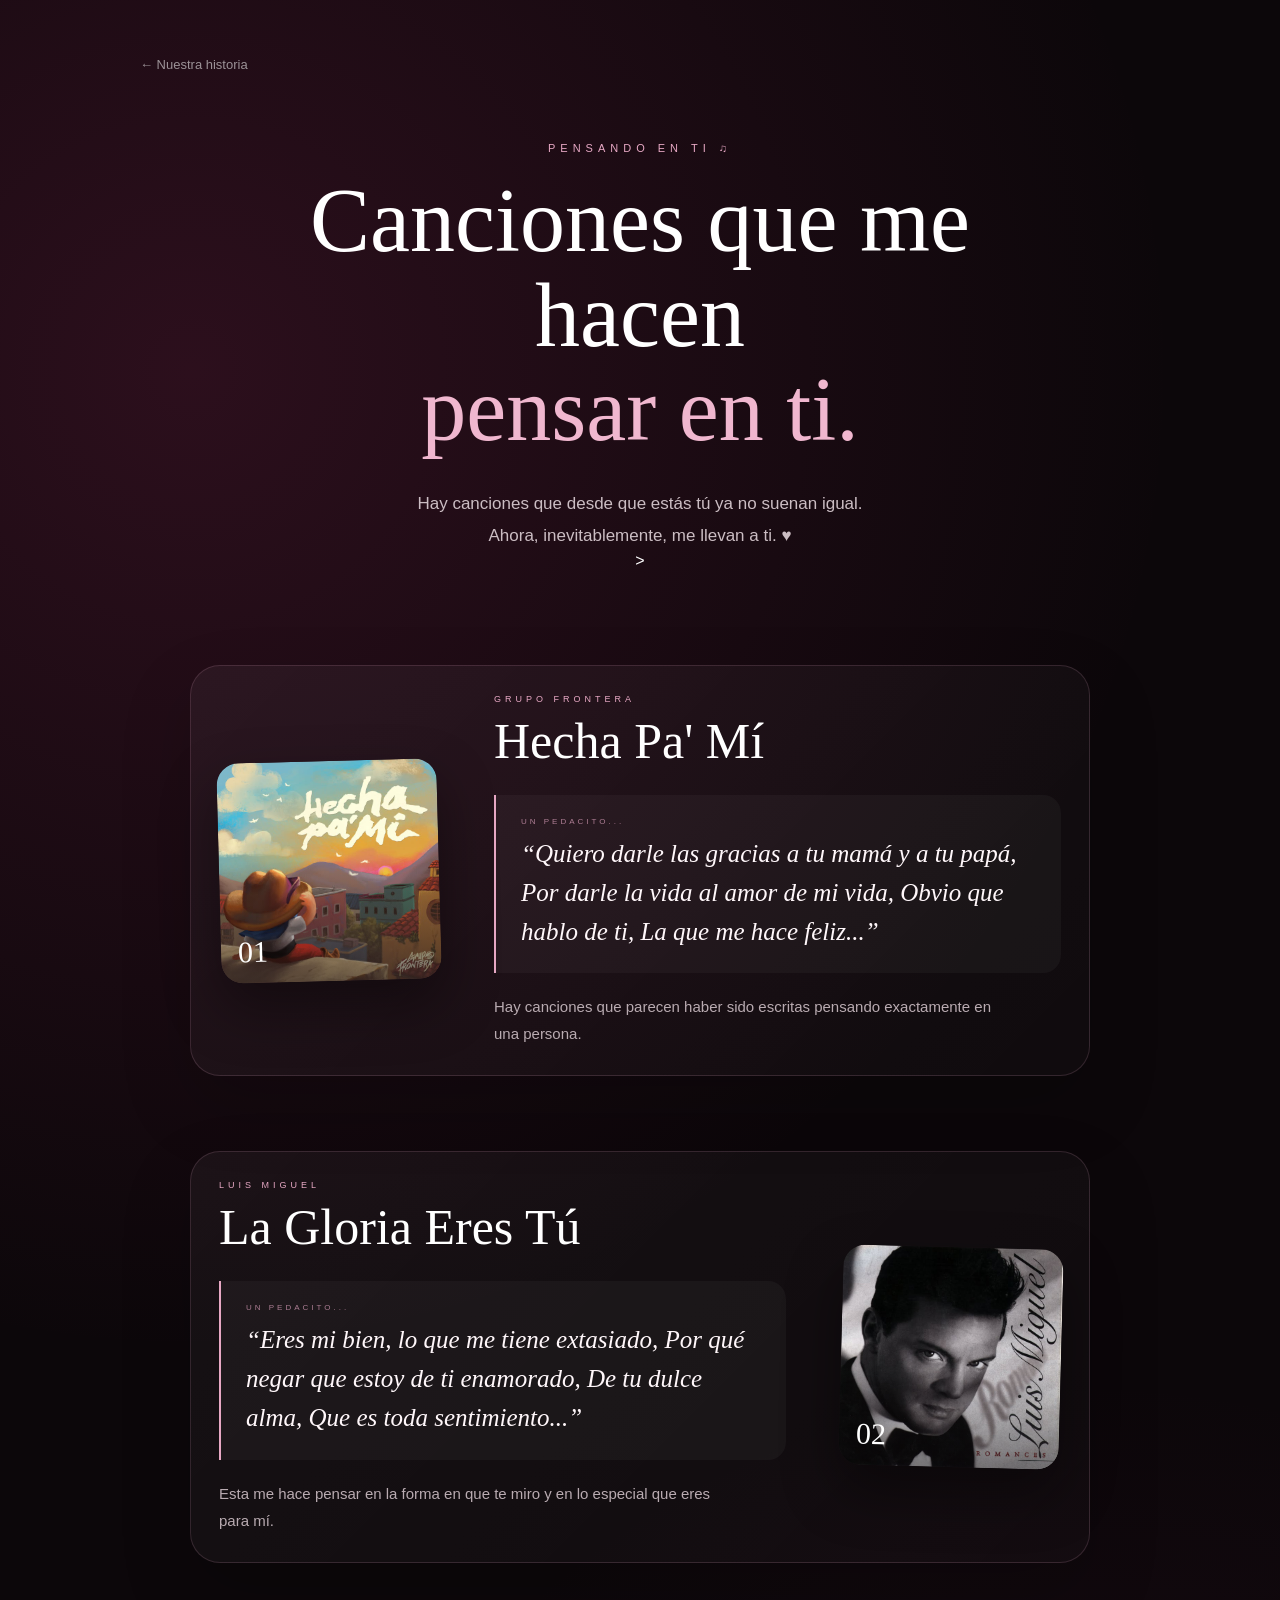
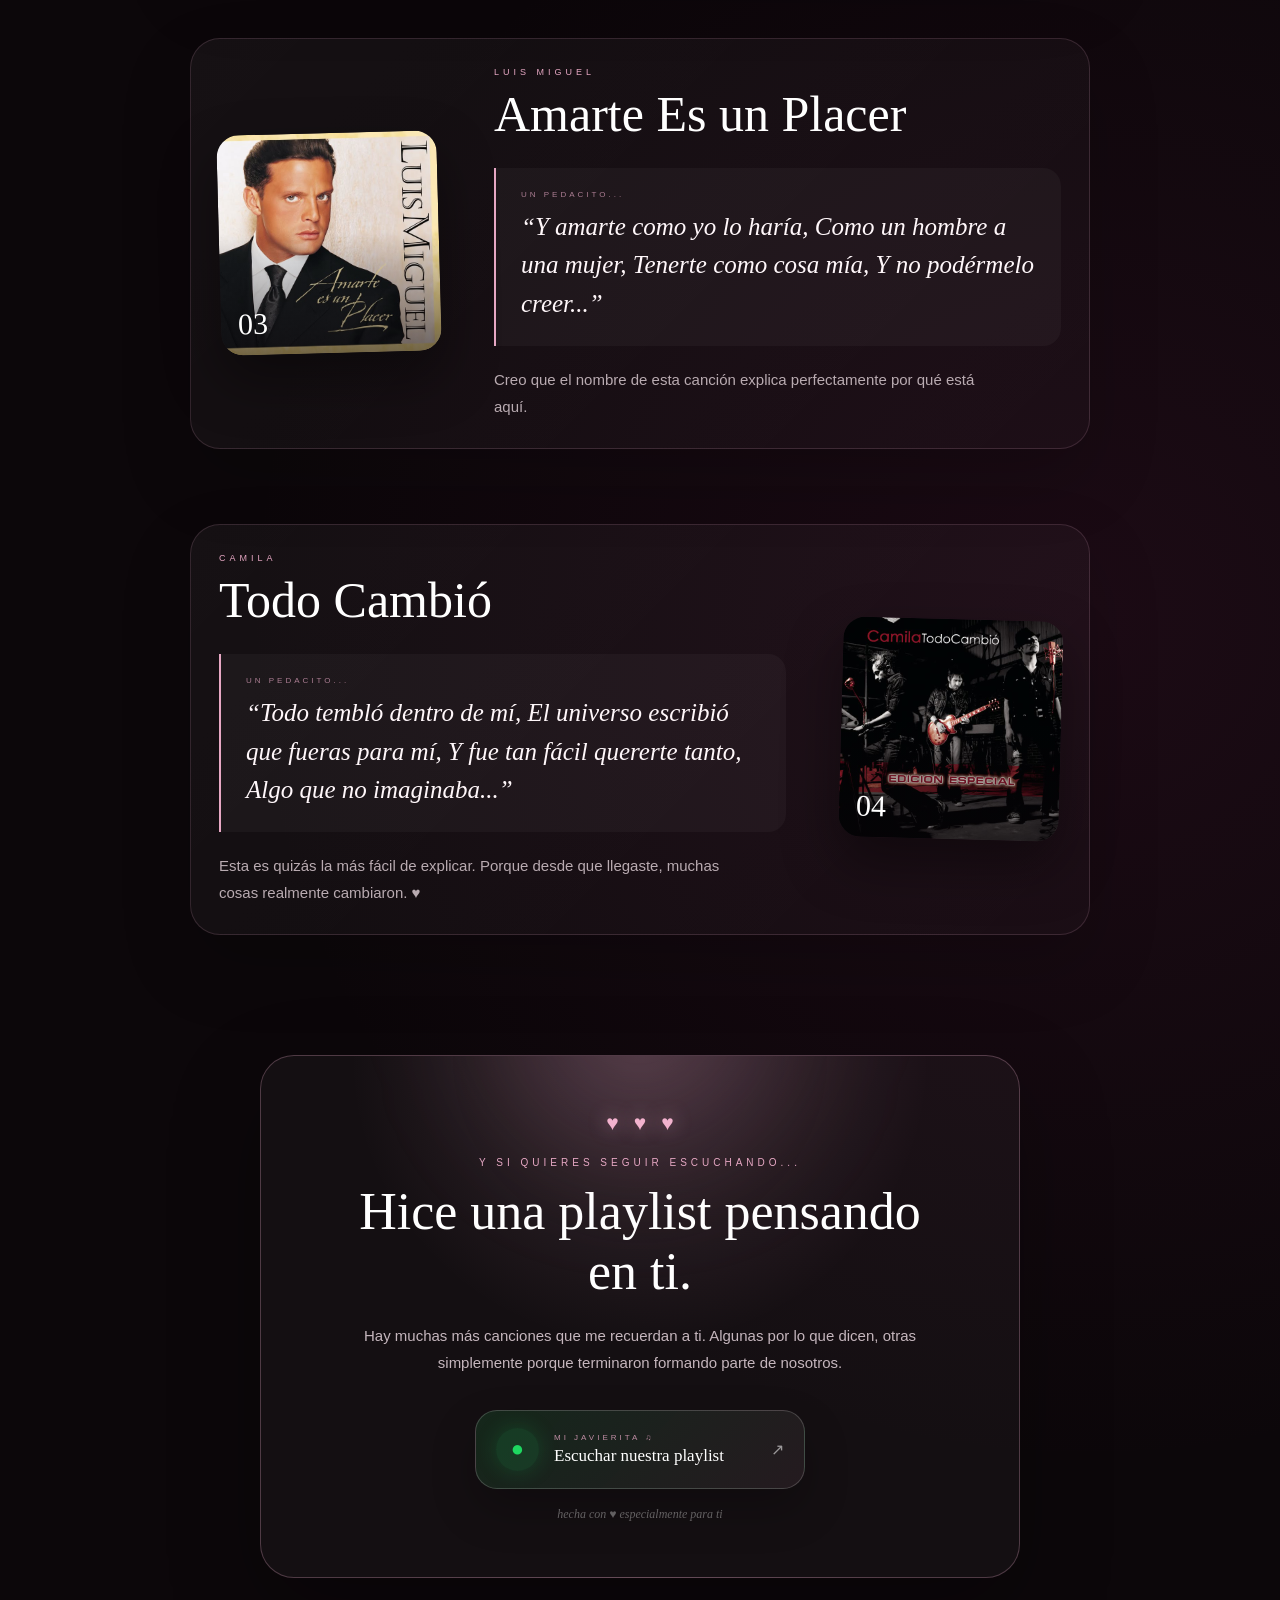
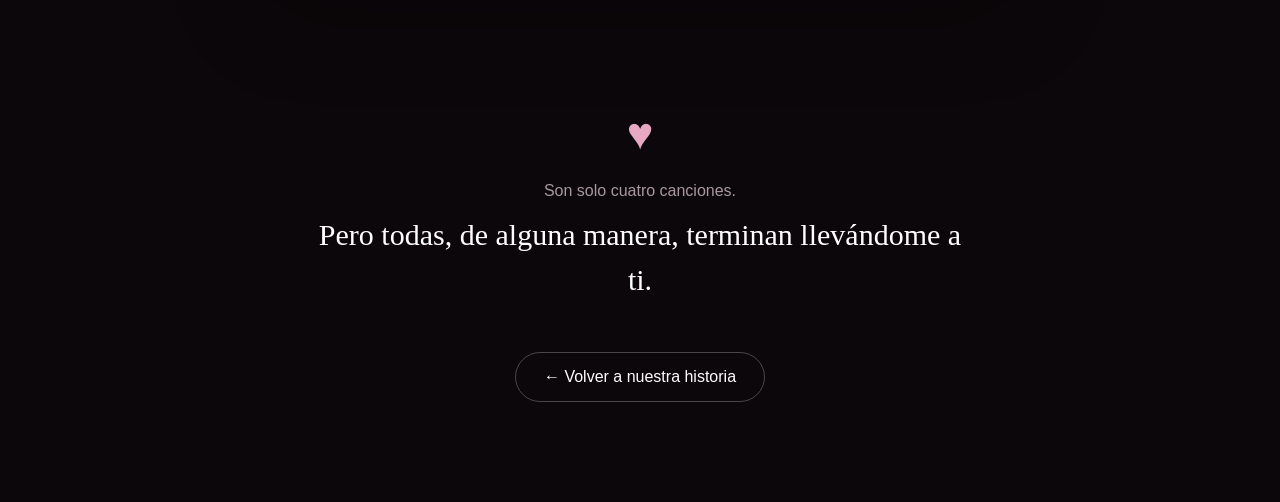
<file: musica.html>
<!DOCTYPE html>
<html lang="es">

<head>
    <meta charset="UTF-8">

    <meta
        name="viewport"
        content="width=device-width, initial-scale=1.0"
    >

    <title>Pensando en ti ❤️</title>

    <link
        rel="stylesheet"
        href="css/musica.css"
    >
</head>

<body>

<main class="musica">

    <div class="musica-wrap">

        <a
            href="index.html"
            class="volver-arriba"
        >
            ← Nuestra historia
        </a>


        <header class="musica-header">

            <span class="musica-mini">
                PENSANDO EN TI ♫
            </span>

            <h1>
                Canciones que me hacen
                <span>pensar en ti.</span>
            </h1>

            <p>
                Hay canciones que desde que estás tú
                ya no suenan igual.
                <br>
                Ahora, inevitablemente,
                me llevan a ti. ♥️
            </p>
>
    <span class="spotify-punto"></span>

    

    
</a>

        </header>


        <article class="cancion">

            <div class="portada-cancion">

                <img
                    src="fotos/hecha-pa-mi.jpg"
                    alt="Hecha Pa' Mí"
                >

                <span>01</span>

            </div>

            <div class="info-cancion">

                <small>
                    GRUPO FRONTERA
                </small>

                <h2>
                    Hecha Pa' Mí
                </h2>

                <div class="fragmento">

                    <span>
                        UN PEDACITO...
                    </span>

                    <p>
                        “Quiero darle las gracias a tu mamá y a tu papá,
Por darle la vida al amor de mi vida,
Obvio que hablo de ti,
La que me hace feliz...”
                    </p>

                </div>

                <p class="explicacion">
                    Hay canciones que parecen haber sido
                    escritas pensando exactamente
                    en una persona.
                </p>

            </div>

        </article>


        <article class="cancion invertida">

            <div class="portada-cancion">

                <img
                    src="fotos/la-gloria-eres-tu.jpg"
                    alt="La Gloria Eres Tú"
                >

                <span>02</span>

            </div>

            <div class="info-cancion">

                <small>
                    LUIS MIGUEL
                </small>

                <h2>
                    La Gloria Eres Tú
                </h2>

                <div class="fragmento">

                    <span>
                        UN PEDACITO...
                    </span>

                    <p>
                        “Eres mi bien, lo que me tiene extasiado,
Por qué negar que estoy de ti enamorado,
De tu dulce alma,
Que es toda sentimiento...”
                    </p>

                </div>

                <p class="explicacion">
                    Esta me hace pensar en la forma
                    en que te miro y en lo especial
                    que eres para mí.
                </p>

            </div>

        </article>


        <article class="cancion">

            <div class="portada-cancion">

                <img
                    src="fotos/amarte-es-un-placer.jpg"
                    alt="Amarte Es un Placer"
                >

                <span>03</span>

            </div>

            <div class="info-cancion">

                <small>
                    LUIS MIGUEL
                </small>

                <h2>
                    Amarte Es un Placer
                </h2>

                <div class="fragmento">

                    <span>
                        UN PEDACITO...
                    </span>

                    <p>
                        “Y amarte como yo lo haría,
Como un hombre a una mujer,
Tenerte como cosa mía,
Y no podérmelo creer...”
                    </p>

                </div>

                <p class="explicacion">
                    Creo que el nombre de esta canción
                    explica perfectamente
                    por qué está aquí.
                </p>

            </div>

        </article>


        <article class="cancion invertida">

            <div class="portada-cancion">

                <img
                    src="fotos/todo-cambio.jpg"
                    alt="Todo Cambió"
                >

                <span>04</span>

            </div>

            <div class="info-cancion">

                <small>
                    CAMILA
                </small>

                <h2>
                    Todo Cambió
                </h2>

                <div class="fragmento">

                    <span>
                        UN PEDACITO...
                    </span>

                    <p>
                        “Todo tembló dentro de mí,
El universo escribió que fueras para mí,
Y fue tan fácil quererte tanto,
Algo que no imaginaba...”
                    </p>

                </div>

                <p class="explicacion">
                    Esta es quizás la más fácil de explicar.
                    Porque desde que llegaste,
                    muchas cosas realmente cambiaron. ♥️
                </p>

            </div>

        </article>
        <section class="playlist-especial">

    <div class="playlist-corazones">
        <span>♥</span>
        <span>♥</span>
        <span>♥</span>
    </div>

    <span class="playlist-mini">
        Y SI QUIERES SEGUIR ESCUCHANDO...
    </span>

    <h2>
        Hice una playlist pensando en ti.
    </h2>

    <p>
        Hay muchas más canciones que me recuerdan a ti.
        Algunas por lo que dicen, otras simplemente
        porque terminaron formando parte de nosotros.
    </p>

    <a
        href=https://open.spotify.com/playlist/6UlprtrjMdqfMFi9NFD39E?si=2887889aa49b4a05&pt=fda4a31e7500519c731be21e76c5c7be
        target="_blank"
        rel="noopener"
        class="spotify-playlist-grande"
    >
        <span class="spotify-logo">●</span>

        <span class="spotify-contenido">
            <small>MI JAVIERITA ♫</small>
            <strong>Escuchar nuestra playlist</strong>
        </span>

        <span class="spotify-flecha">↗</span>
    </a>

    <span class="playlist-detalle">
        hecha con ♥ especialmente para ti
    </span>

</section>


        <div class="musica-final">

            <span>♥️</span>

            <p>
                Son solo cuatro canciones.
            </p>

            <h3>
                Pero todas, de alguna manera,
                terminan llevándome a ti.
            </h3>

            <a
                href="index.html"
                class="volver"
            >
                ← Volver a nuestra historia
            </a>

        </div>

    </div>

</main>

</body>
</html>
</file>
<file: css/musica.css>
/* =========================================================
   BASE
========================================================= */

* {
    margin: 0;
    padding: 0;
    box-sizing: border-box;
}

html {
    scroll-behavior: smooth;
}

body {
    background: #0c070a;
    color: white;
    font-family: Arial, sans-serif;
    overflow-x: hidden;
}


/* =========================================================
   CONTENEDOR GENERAL
========================================================= */

.musica {
    min-height: 100vh;

    padding:
        55px 24px 100px;

    background:
        radial-gradient(
            circle at 15% 10%,
            rgba(173,47,103,.2),
            transparent 28%
        ),
        radial-gradient(
            circle at 85% 60%,
            rgba(109,31,76,.17),
            transparent 34%
        ),
        #0c070a;
}

.musica-wrap {
    width: 100%;
    max-width: 1000px;
    margin: auto;
}


/* =========================================================
   VOLVER ARRIBA
========================================================= */

.volver-arriba {
    display: inline-block;

    margin-bottom: 70px;

    color:
        rgba(255,255,255,.55);

    font-size: 13px;

    text-decoration: none;

    transition:
        color .3s ease,
        transform .3s ease;
}

.volver-arriba:hover {
    color: #e7a8c4;

    transform:
        translateX(-4px);
}


/* =========================================================
   HEADER
========================================================= */

.musica-header {
    max-width: 850px;

    margin:
        0 auto 95px;

    text-align: center;

    animation:
        entradaMusica 1.2s ease;
}

.musica-mini {
    display: block;

    color: #e7a8c4;

    font-size: 11px;
    letter-spacing: 5px;

    margin-bottom: 20px;
}

.musica-header h1 {
    font-family: Georgia, serif;

    font-size:
        clamp(52px, 8vw, 90px);

    font-weight: normal;

    line-height: 1.05;
}

.musica-header h1 span {
    display: block;

    color: #f0b7cf;
}

.musica-header > p {
    max-width: 620px;

    margin:
        30px auto 0;

    color: #cbbdc3;

    font-size: 17px;

    line-height: 1.9;
}


/* =========================================================
   TARJETAS DE CANCIONES
========================================================= */

.cancion {
    display: grid;

    grid-template-columns:
        220px 1fr;

    gap: 55px;

    align-items: center;

    max-width: 900px;

    margin:
        0 auto 75px;

    padding: 28px;

    border-radius: 30px;

    border:
        1px solid rgba(231,168,196,.16);

    background:
        linear-gradient(
            135deg,
            rgba(255,255,255,.045),
            rgba(255,255,255,.018)
        );

    box-shadow:
        0 30px 70px rgba(0,0,0,.18);

    transition:
        transform .45s ease,
        border-color .45s ease,
        background .45s ease,
        box-shadow .45s ease;
}

.cancion:hover {
    transform:
        translateY(-5px)
        scale(1.01);

    border-color:
        rgba(231,168,196,.45);

    background:
        linear-gradient(
            135deg,
            rgba(231,168,196,.07),
            rgba(255,255,255,.025)
        );

    box-shadow:
        0 35px 75px rgba(0,0,0,.3);
}


/* =========================================================
   TARJETAS INVERTIDAS
========================================================= */

.cancion.invertida {
    grid-template-columns:
        1fr 220px;
}

.cancion.invertida
.portada-cancion {
    order: 2;
}

.cancion.invertida
.info-cancion {
    order: 1;
}


/* =========================================================
   PORTADAS
========================================================= */

.portada-cancion {
    position: relative;

    width: 220px;
    height: 220px;

    overflow: hidden;

    border-radius: 22px;

    box-shadow:
        0 25px 55px rgba(0,0,0,.4);

    transform:
        rotate(-1.5deg);

    transition:
        transform .45s ease,
        box-shadow .45s ease;
}

.cancion.invertida
.portada-cancion {
    transform:
        rotate(1.5deg);
}

.cancion:hover
.portada-cancion {
    transform:
        rotate(0)
        scale(1.035);

    box-shadow:
        0 30px 65px rgba(0,0,0,.48);
}

.portada-cancion img {
    width: 100%;
    height: 100%;

    display: block;

    object-fit: cover;

    transition:
        transform .8s ease;
}

.cancion:hover
.portada-cancion img {
    transform:
        scale(1.05);
}

.portada-cancion::after {
    content: "";

    position: absolute;

    inset: 0;

    background:
        linear-gradient(
            to top,
            rgba(8,4,7,.55),
            transparent 55%
        );
}

.portada-cancion > span {
    position: absolute;

    left: 17px;
    bottom: 14px;

    z-index: 2;

    color: white;

    font-family: Georgia, serif;

    font-size: 30px;
}


/* =========================================================
   INFORMACIÓN CANCIÓN
========================================================= */

.info-cancion > small {
    display: block;

    color: #e7a8c4;

    font-size: 9px;
    letter-spacing: 4px;

    margin-bottom: 8px;
}

.info-cancion h2 {
    font-family: Georgia, serif;

    font-size:
        clamp(34px, 5vw, 50px);

    font-weight: normal;

    margin-bottom: 25px;
}


/* =========================================================
   FRAGMENTO
========================================================= */

.fragmento {
    padding: 22px 25px;

    margin-bottom: 20px;

    border-left:
        2px solid #e7a8c4;

    border-radius:
        0 18px 18px 0;

    background:
        rgba(255,255,255,.035);

    transition:
        transform .35s ease,
        background .35s ease;
}

.cancion:hover
.fragmento {
    transform:
        translateX(4px);

    background:
        rgba(231,168,196,.07);
}

.fragmento span {
    display: block;

    color:
        rgba(231,168,196,.7);

    font-size: 8px;
    letter-spacing: 3px;

    margin-bottom: 9px;
}

.fragmento p {
    color: #fff7fa;

    font-family: Georgia, serif;

    font-size:
        clamp(19px, 2.7vw, 25px);

    font-style: italic;

    line-height: 1.55;
}


/* =========================================================
   EXPLICACIÓN
========================================================= */

.explicacion {
    max-width: 510px;

    color: #b9abb1;

    font-size: 15px;

    line-height: 1.8;
}


/* =========================================================
   PLAYLIST ESPECIAL
========================================================= */

.playlist-especial {
    position: relative;

    max-width: 760px;

    margin:
        120px auto 130px;

    padding:
        55px 45px;

    text-align: center;

    overflow: hidden;

    border-radius: 34px;

    border:
        1px solid rgba(231,168,196,.28);

    background:
        radial-gradient(
            circle at 50% 0%,
            rgba(231,168,196,.16),
            transparent 45%
        ),
        rgba(255,255,255,.035);

    box-shadow:
        0 35px 90px rgba(0,0,0,.28);
}


/* LUZ DECORATIVA */

.playlist-especial::before {
    content: "";

    position: absolute;

    width: 280px;
    height: 280px;

    left: 50%;
    top: -190px;

    transform:
        translateX(-50%);

    border-radius: 50%;

    background:
        rgba(231,168,196,.16);

    filter:
        blur(70px);

    pointer-events: none;
}


/* CORAZONES */

.playlist-corazones {
    display: flex;

    justify-content: center;

    gap: 15px;

    margin-bottom: 22px;
}

.playlist-corazones span {
    color: #f4b4cf;

    font-size: 21px;

    text-shadow:
        0 0 18px rgba(244,180,207,.55);
}

.playlist-corazones span:nth-child(1) {
    animation:
        corazonPlaylist 1.8s
        ease-in-out infinite;
}

.playlist-corazones span:nth-child(2) {
    animation:
        corazonPlaylist 1.8s
        .18s ease-in-out infinite;
}

.playlist-corazones span:nth-child(3) {
    animation:
        corazonPlaylist 1.8s
        .36s ease-in-out infinite;
}


/* TEXTO PLAYLIST */

.playlist-mini {
    display: block;

    margin-bottom: 14px;

    color: #e7a8c4;

    font-size: 10px;
    letter-spacing: 4px;
}

.playlist-especial h2 {
    max-width: 600px;

    margin:
        0 auto 20px;

    font-family: Georgia, serif;

    font-size:
        clamp(35px, 5vw, 52px);

    font-weight: normal;

    line-height: 1.15;
}

.playlist-especial > p {
    max-width: 580px;

    margin:
        0 auto 34px;

    color: #c5b6bd;

    font-size: 15px;

    line-height: 1.8;
}


/* =========================================================
   BOTÓN SPOTIFY GRANDE
========================================================= */

.spotify-playlist-grande {
    position: relative;

    display: inline-flex;

    align-items: center;

    gap: 15px;

    min-width: 330px;

    padding:
        17px 20px;

    border-radius: 22px;

    border:
        1px solid rgba(255,255,255,.18);

    background:
        linear-gradient(
            135deg,
            rgba(30,215,96,.12),
            rgba(231,168,196,.08)
        );

    color: white;

    text-decoration: none;

    text-align: left;

    box-shadow:
        0 20px 45px rgba(0,0,0,.22);

    transition:
        transform .4s ease,
        border-color .4s ease,
        box-shadow .4s ease,
        background .4s ease;
}

.spotify-playlist-grande:hover {
    transform:
        translateY(-6px)
        scale(1.025);

    border-color:
        rgba(231,168,196,.65);

    background:
        linear-gradient(
            135deg,
            rgba(30,215,96,.17),
            rgba(231,168,196,.13)
        );

    box-shadow:
        0 30px 60px rgba(0,0,0,.32);
}

.spotify-playlist-grande:active {
    transform:
        translateY(-2px)
        scale(.985);
}


/* ICONO SPOTIFY */

.spotify-logo {
    width: 43px;
    height: 43px;

    flex-shrink: 0;

    display: flex;

    align-items: center;
    justify-content: center;

    border-radius: 50%;

    background:
        rgba(30,215,96,.12);

    color: #1ed760;

    font-size: 22px;

    box-shadow:
        0 0 22px rgba(30,215,96,.18);

    animation:
        spotifyPulso 2.2s
        ease-in-out infinite;
}


/* TEXTO BOTÓN */

.spotify-contenido {
    display: flex;

    flex-direction: column;

    gap: 4px;
}

.spotify-contenido small {
    color:
        rgba(231,168,196,.8);

    font-size: 8px;

    letter-spacing: 3px;
}

.spotify-contenido strong {
    font-family: Georgia, serif;

    font-size: 17px;

    font-weight: normal;
}


/* FLECHA */

.spotify-flecha {
    margin-left: auto;

    color:
        rgba(255,255,255,.55);

    transition:
        transform .3s ease,
        color .3s ease;
}

.spotify-playlist-grande:hover
.spotify-flecha {
    color: #f3bfd6;

    transform:
        translate(3px,-3px);
}


/* DETALLE DEBAJO */

.playlist-detalle {
    display: block;

    margin-top: 18px;

    color:
        rgba(255,255,255,.38);

    font-family: Georgia, serif;

    font-size: 12px;

    font-style: italic;
}


/* =========================================================
   FINAL
========================================================= */

.musica-final {
    max-width: 650px;

    margin:
        120px auto 0;

    text-align: center;
}

.musica-final > span {
    display: block;

    color: #e7a8c4;

    font-size: 45px;

    margin-bottom: 22px;

    animation:
        latidoMusica 1.7s
        ease-in-out infinite;
}

.musica-final > p {
    color: #a998a0;

    margin-bottom: 12px;
}

.musica-final h3 {
    font-family: Georgia, serif;

    font-size: 30px;

    font-weight: normal;

    line-height: 1.5;
}

.volver {
    display: inline-block;

    margin-top: 50px;

    padding:
        15px 28px;

    border-radius: 999px;

    border:
        1px solid rgba(255,255,255,.25);

    color: white;

    text-decoration: none;

    transition:
        background .3s ease,
        color .3s ease,
        transform .3s ease;
}

.volver:hover {
    background: #f3d4e1;

    color: #351222;

    transform:
        translateY(-3px);
}


/* =========================================================
   ANIMACIONES
========================================================= */

@keyframes entradaMusica {

    from {
        opacity: 0;

        transform:
            translateY(30px)
            scale(.98);
    }

    to {
        opacity: 1;

        transform:
            translateY(0)
            scale(1);
    }
}


@keyframes latidoMusica {

    0%,
    100% {
        transform: scale(1);
    }

    50% {
        transform: scale(1.15);
    }
}


@keyframes corazonPlaylist {

    0%,
    100% {
        transform:
            translateY(0)
            scale(1);

        opacity: .65;
    }

    50% {
        transform:
            translateY(-5px)
            scale(1.15);

        opacity: 1;
    }
}


@keyframes spotifyPulso {

    0%,
    100% {
        transform: scale(1);

        box-shadow:
            0 0 18px rgba(30,215,96,.15);
    }

    50% {
        transform: scale(1.08);

        box-shadow:
            0 0 28px rgba(30,215,96,.28);
    }
}


/* =========================================================
   RESPONSIVE
========================================================= */

@media (max-width: 700px) {

    .musica {
        padding:
            35px 18px 80px;
    }


    .volver-arriba {
        margin-bottom: 50px;
    }


    .musica-header {
        margin-bottom: 65px;
    }


    .cancion,
    .cancion.invertida {
        grid-template-columns:
            105px 1fr;

        gap: 17px;

        padding: 14px;

        margin-bottom: 25px;

        border-radius: 22px;
    }


    .cancion.invertida
    .portada-cancion,
    .cancion.invertida
    .info-cancion {
        order: initial;
    }


    .portada-cancion,
    .cancion.invertida
    .portada-cancion {
        width: 105px;
        height: 105px;

        border-radius: 15px;

        transform: none;
    }


    .portada-cancion > span {
        left: 10px;
        bottom: 8px;

        font-size: 20px;
    }


    .info-cancion > small {
        font-size: 7px;
        letter-spacing: 2px;
    }


    .info-cancion h2 {
        font-size: 21px;

        margin-bottom: 10px;
    }


    .fragmento {
        padding:
            10px 13px;

        margin-bottom: 9px;

        border-radius:
            0 12px 12px 0;
    }


    .fragmento span {
        display: none;
    }


    .fragmento p {
        font-size: 14px;

        line-height: 1.4;
    }


    .explicacion {
        display: none;
    }


    /* PLAYLIST */

    .playlist-especial {
        margin:
            80px auto 90px;

        padding:
            38px 20px;

        border-radius: 26px;
    }


    .playlist-especial h2 {
        font-size: 32px;
    }


    .playlist-especial > p {
        font-size: 14px;
    }


    .spotify-playlist-grande {
        width: 100%;

        min-width: 0;

        padding:
            15px 16px;
    }


    .spotify-logo {
        width: 39px;
        height: 39px;

        font-size: 19px;
    }


    .spotify-contenido small {
        letter-spacing: 2px;
    }


    .spotify-contenido strong {
        font-size: 15px;
    }


    .playlist-detalle {
        font-size: 11px;
    }


    /* FINAL */

    .musica-final {
        margin-top: 80px;
    }


    .musica-final h3 {
        font-size: 25px;
    }
}
</file>
